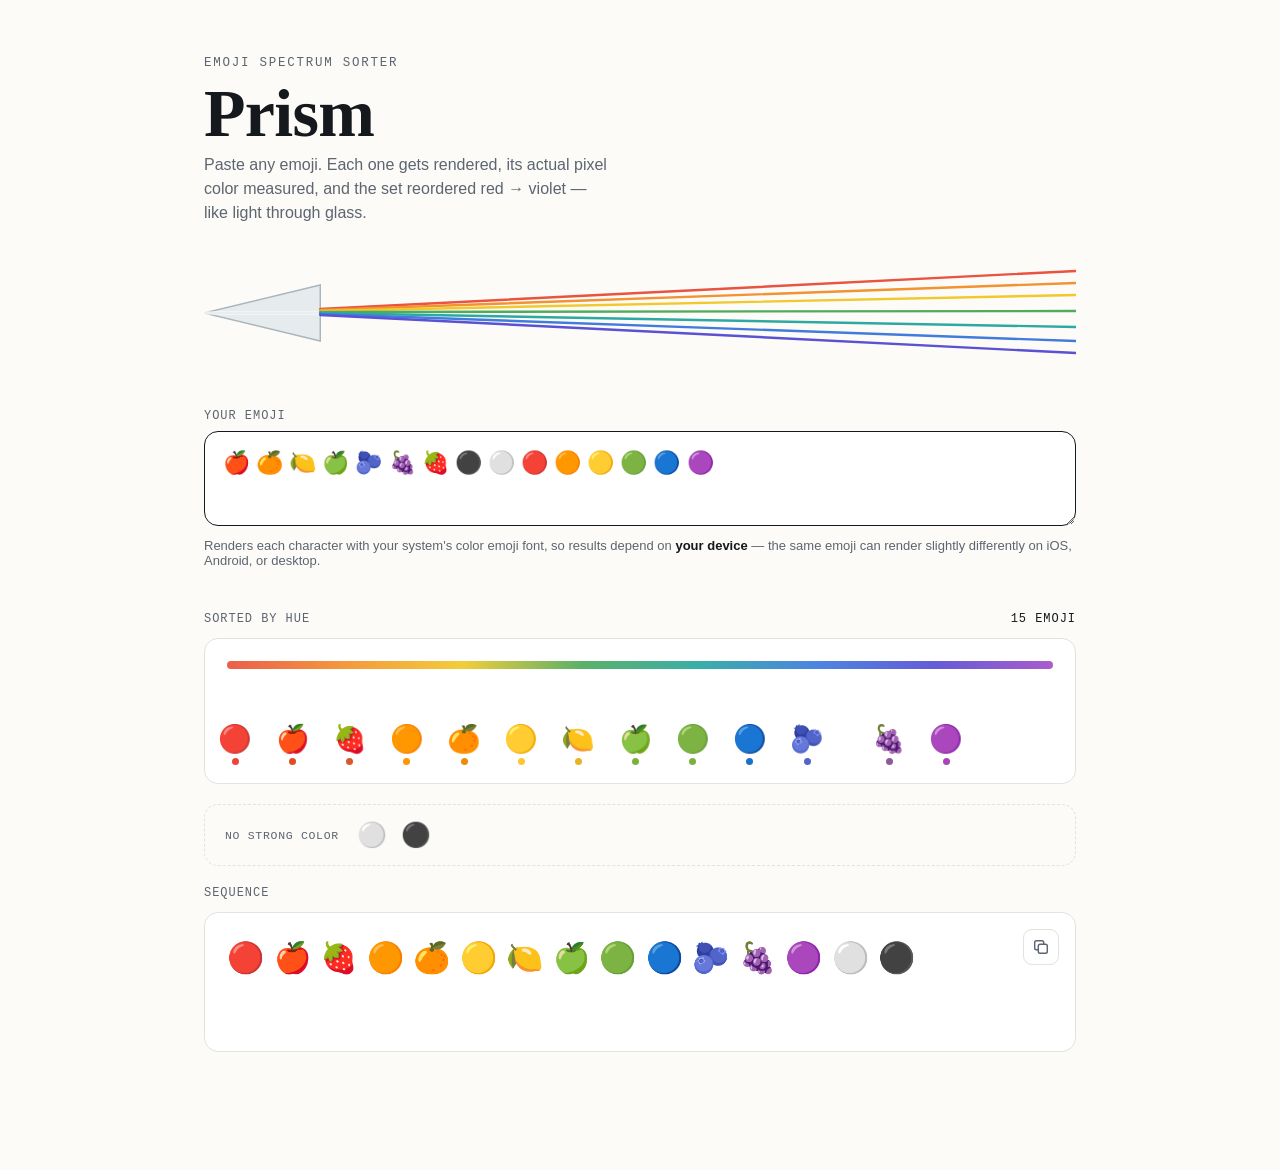
<file: index.html>
<!DOCTYPE html>
<html lang="en">
<head><!DOCTYPE html>
<html lang="en">
<head>
<meta charset="UTF-8" />
<meta name="viewport" content="width=device-width, initial-scale=1.0" />
<title>Prism</title>
<link rel="shortcut icon" type = "x-icon" href="prism.png">
<link rel="stylesheet" href="style.css">
</head>
<body>
<div class="wrap">

  <p class="eyebrow">Emoji spectrum sorter</p>
  <h1>Prism</h1>
  <p class="sub">Paste any emoji. Each one gets rendered, its actual pixel color measured, and the set reordered red&nbsp;→&nbsp;violet — like light through glass.</p>

  <div class="prism-row" aria-hidden="true">
    <svg viewBox="0 0 900 96" preserveAspectRatio="none">
      <polygon points="0,48 120,20 120,76" fill="var(--glass)" stroke="var(--glass-line)" stroke-width="1.5"/>
      <line x1="0" y1="48" x2="118" y2="48" stroke="#fff" stroke-width="3"/>
      <line x1="0" y1="48" x2="118" y2="48" stroke="#d8dade" stroke-width="1"/>
      <g stroke-width="2.4" stroke-linecap="round" opacity="0.9">
        <line x1="120" y1="44" x2="900" y2="6"  stroke="var(--red)"/>
        <line x1="120" y1="45" x2="900" y2="18" stroke="var(--orange)"/>
        <line x1="120" y1="46" x2="900" y2="30" stroke="var(--yellow)"/>
        <line x1="120" y1="47" x2="900" y2="46" stroke="var(--green)"/>
        <line x1="120" y1="48" x2="900" y2="62" stroke="var(--teal)"/>
        <line x1="120" y1="49" x2="900" y2="76" stroke="var(--blue)"/>
        <line x1="120" y1="50" x2="900" y2="88" stroke="var(--indigo)"/>
      </g>
    </svg>
  </div>

  <div class="field">
    <label class="field-label" for="emoji-input">Your emoji</label>
    <textarea id="emoji-input" placeholder="🍎 🍊 🍋 🍏 🫐 🍇 🍓 ⚫ ⚪ 🔴 🟠 🟡 🟢 🔵 🟣" autofocus></textarea>
  </div>
  <p class="hint">Renders each character with your system's color emoji font, so results depend on <b>your device</b> — the same emoji can render slightly differently on iOS, Android, or desktop.</p>

  <div class="section-label">
    <span>Sorted by hue</span>
    <span class="count" id="count-label">0 emoji</span>
  </div>

  <div class="track-outer">
    <div class="spectrum-key" aria-hidden="true"></div>
    <div class="track" id="track"></div>
  </div>

  <div class="neutral-shelf" id="neutral-shelf">
    <span class="shelf-label">No strong color</span>
  </div>

  <div class="section-label"><span>Sequence</span></div>
  <div class="sequence">
    <div class="seq-text empty" id="seq-text">nothing sorted yet</div>
    <button class="copy-icon-btn" id="copy-btn" disabled aria-label="Copy sequence" title="Copy">
      <svg class="icon icon-copy" viewBox="0 0 20 20" fill="none" xmlns="http://www.w3.org/2000/svg">
        <rect x="7" y="7" width="10" height="10" rx="2" stroke="currentColor" stroke-width="1.6"/>
        <path d="M13 7V5a2 2 0 0 0-2-2H5a2 2 0 0 0-2 2v6a2 2 0 0 0 2 2h2" stroke="currentColor" stroke-width="1.6"/>
      </svg>
      <svg class="icon icon-check" viewBox="0 0 20 20" fill="none" xmlns="http://www.w3.org/2000/svg">
        <path d="M4 10.5l4 4 8-9" stroke="currentColor" stroke-width="1.8" stroke-linecap="round" stroke-linejoin="round"/>
      </svg>
    </button>
  </div>
  <p class="status" id="status"></p>

</div>

<canvas id="sampler" width="72" height="72" style="display:none"></canvas>

<script src="script.js"></script>
</body>
</html>
</file>
<file: style.css>
:root{
  --paper:#fcfbf8;
  --ink:#15181c;
  --ink-soft:#5c6570;
  --line:#e3e2dc;
  --glass:#e6ebee;
  --glass-line:#aab6bd;
  --red:#e8412c;
  --orange:#f2871b;
  --yellow:#f0c418;
  --green:#3fa34d;
  --teal:#17a099;
  --blue:#2d6fdb;
  --indigo:#4a3fcf;
  --violet:#9b3fc4;
  --radius:14px;

  --font-display: Georgia, 'Times New Roman', ui-serif, serif;
  --font-body: -apple-system, BlinkMacSystemFont, 'Segoe UI', Roboto, Helvetica, Arial, sans-serif;
  --font-mono: ui-monospace, 'SF Mono', 'Cascadia Mono', 'Consolas', 'Courier New', monospace;
}

* { box-sizing: border-box; }

body{
  margin:0;
  background:var(--paper);
  color:var(--ink);
  font-family:var(--font-body);
  -webkit-font-smoothing:antialiased;
}

.wrap{
  max-width:920px;
  margin:0 auto;
  padding:56px 24px 80px;
}

.eyebrow{
  font-family:var(--font-mono);
  font-size:12.5px;
  letter-spacing:.14em;
  text-transform:uppercase;
  color:var(--ink-soft);
  margin:0 0 10px;
}

h1{
  font-family:var(--font-display);
  font-optical-sizing:auto;
  font-weight:600;
  font-size:clamp(40px, 8vw, 68px);
  line-height:.98;
  letter-spacing:-0.01em;
  margin:0 0 6px;
}

.sub{
  color:var(--ink-soft);
  font-size:16px;
  max-width:46ch;
  margin:0 0 40px;
  line-height:1.5;
}

/* ---- prism graphic ---- */
.prism-row{
  display:flex;
  align-items:center;
  gap:0;
  margin-bottom:48px;
  height:96px;
}
.prism-row svg{ width:100%; height:100%; display:block; }

/* ---- input ---- */
.field{
  position:relative;
  margin-bottom:8px;
}
label.field-label{
  display:block;
  font-family:var(--font-mono);
  font-size:12px;
  letter-spacing:.08em;
  text-transform:uppercase;
  color:var(--ink-soft);
  margin-bottom:8px;
}
textarea{
  width:100%;
  resize:vertical;
  min-height:64px;
  max-height:200px;
  border:1.5px solid var(--line);
  border-radius:var(--radius);
  background:#fff;
  padding:16px 18px;
  font-size:22px;
  font-family:var(--font-body);
  color:var(--ink);
  line-height:1.4;
  outline:none;
  transition:border-color .15s ease;
}
textarea:focus{ border-color:var(--ink); }
textarea::placeholder{ color:#b7bcc2; font-size:17px; }

.hint{
  font-size:13px;
  color:var(--ink-soft);
  margin:8px 0 44px;
}
.hint b{ color:var(--ink); font-weight:600; }

/* ---- output section ---- */
.section-label{
  font-family:var(--font-mono);
  font-size:12px;
  letter-spacing:.08em;
  text-transform:uppercase;
  color:var(--ink-soft);
  display:flex;
  justify-content:space-between;
  align-items:baseline;
  margin-bottom:12px;
}
.count{ color:var(--ink); font-weight:500; }

.track-outer{
  border:1.5px solid var(--line);
  border-radius:var(--radius);
  background:#fff;
  padding:22px 22px 18px;
  margin-bottom:20px;
}

.spectrum-key{
  height:8px;
  border-radius:5px;
  margin-bottom:22px;
  background:linear-gradient(90deg,
    var(--red), var(--orange), var(--yellow), var(--green),
    var(--teal), var(--blue), var(--indigo), var(--violet));
  opacity:.85;
}

.track{
  position:relative;
  height:74px;
}
.chip{
  position:absolute;
  bottom:0;
  transform:translateX(-50%);
  display:flex;
  flex-direction:column;
  align-items:center;
  gap:5px;
  transition:left .35s cubic-bezier(.2,.7,.3,1);
}
.chip .glyph{
  font-size:27px;
  line-height:1;
}
.chip .dot{
  width:7px;
  height:7px;
  border-radius:50%;
  background:var(--dotcolor, #ccc);
}

.neutral-shelf{
  border:1.5px dashed var(--line);
  border-radius:var(--radius);
  padding:16px 20px;
  display:none;
  align-items:center;
  gap:14px;
  flex-wrap:wrap;
  margin-bottom:20px;
}
.neutral-shelf.show{ display:flex; }
.neutral-shelf .shelf-label{
  font-family:var(--font-mono);
  font-size:11.5px;
  letter-spacing:.06em;
  text-transform:uppercase;
  color:var(--ink-soft);
  margin-right:4px;
}
.neutral-shelf .glyph{ font-size:24px; }

/* ---- sequence readout ---- */
.sequence{
  position:relative;
  display:flex;
  align-items:flex-start;
  gap:12px;
  border:1.5px solid var(--line);
  border-radius:var(--radius);
  padding:22px 60px 22px 22px;
  background:#fff;
  min-height:140px;
}
.sequence .seq-text{
  flex:1;
  font-size:30px;
  line-height:1.5;
  letter-spacing:.02em;
  word-break:break-word;
  white-space:pre-wrap;
  min-height:24px;
}
.sequence .seq-text.empty{
  font-family:var(--font-mono);
  font-size:13px;
  color:#b7bcc2;
  text-transform:uppercase;
  letter-spacing:.06em;
}

.copy-icon-btn{
  position:absolute;
  top:16px;
  right:16px;
  width:36px;
  height:36px;
  display:flex;
  align-items:center;
  justify-content:center;
  border:1.5px solid var(--line);
  background:#fff;
  color:var(--ink-soft);
  border-radius:9px;
  cursor:pointer;
  padding:0;
  transition:background .15s ease, color .15s ease, border-color .15s ease;
}
.copy-icon-btn:hover:not(:disabled){
  background:var(--paper);
  color:var(--ink);
  border-color:var(--glass-line);
}
.copy-icon-btn:active:not(:disabled){ transform:scale(.94); }
.copy-icon-btn:disabled{ opacity:.35; cursor:default; }

.copy-icon-btn .icon{
  width:18px;
  height:18px;
  position:absolute;
  transition:opacity .15s ease, transform .15s ease;
}
.copy-icon-btn .icon-check{
  opacity:0;
  transform:scale(.6);
  color:var(--green);
}
.copy-icon-btn .icon-copy{
  opacity:1;
  transform:scale(1);
}
.copy-icon-btn.copied .icon-copy{
  opacity:0;
  transform:scale(.6);
}
.copy-icon-btn.copied .icon-check{
  opacity:1;
  transform:scale(1);
}

.status{
  font-family:var(--font-mono);
  font-size:11.5px;
  color:var(--ink-soft);
  margin-top:10px;
  min-height:16px;
}

@media (max-width:520px){
  .wrap{ padding:40px 18px 60px; }
  .prism-row{ height:64px; margin-bottom:34px; }
  textarea{ font-size:19px; }
}

@media (prefers-reduced-motion: reduce){
  .chip{ transition:none; }
}
</file>
